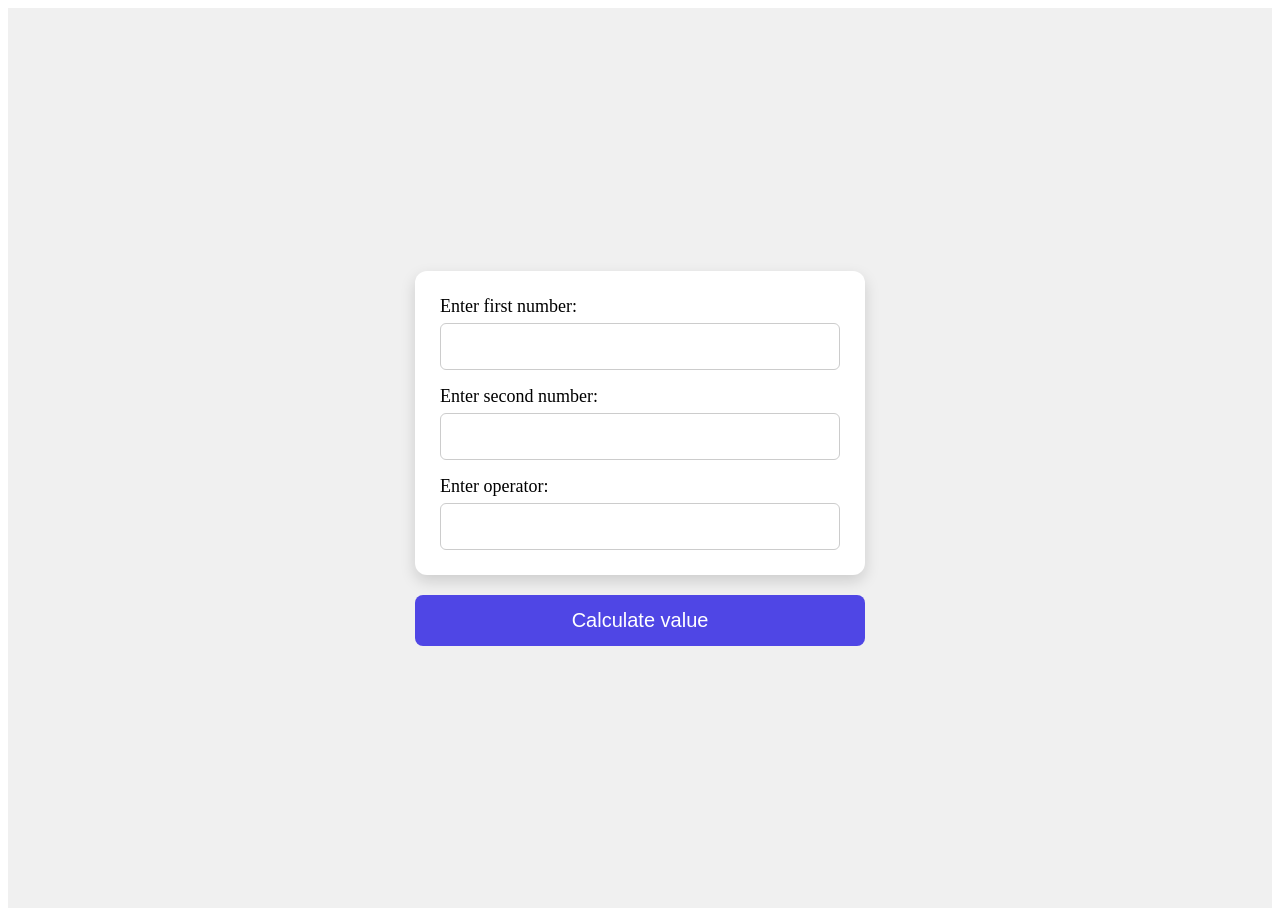
<file: calculator/index.html>
<!DOCTYPE html>
<html lang="en">
  <head>
    <meta charset="UTF-8" />
    <link rel="stylesheet" href="style.css" />
    <title>Calculator</title>
  </head>
  <body>
    <main class="main">
      <div class="wrapper">
        <form class="form">
          <div>
            <label for="firstNumber">Enter first number:</label>
            <input type="number" id="firstNumber" name="firstNumber" />
          </div>

          <div>
            <label for="secondNumber">Enter second number:</label>
            <input type="number" id="secondNumber" name="secondNumber" />
          </div>

          <div>
            <label for="operator">Enter operator:</label>
            <input type="text" id="operator" name="operator" />
          </div>
        </form>

        <button id="calcBtn">Calculate value</button>
      </div>
    </main>
    <script src="script.js"></script>
  </body>
</html>
</file>
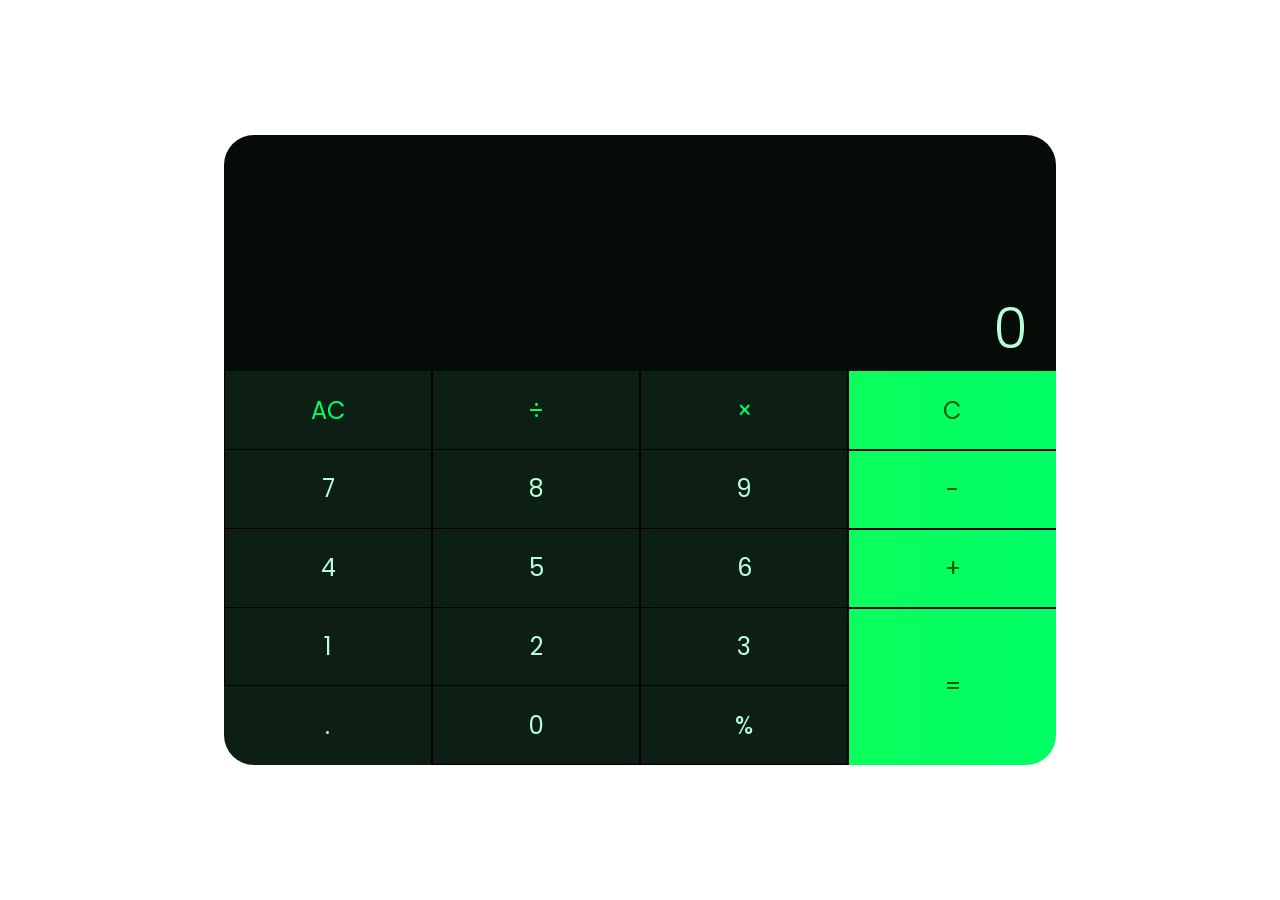
<file: keyboard_calculator/index.html>
<!DOCTYPE html>
<html lang="en">
  <head>
    <meta charset="UTF-8" />
    <link rel="stylesheet" href="style.css" />
    <title>Keyboard Calculator</title>
  </head>
  <body>
    <section class="calculate" id="calculate">
      <div class="display" id="display">
        <header></header>
        <input type="text" name="" id="display_upper" value="" disabled />
        <input type="text" name="" id="display_down" value="0" disabled />
      </div>
      <div class="buttons" id="buttons">
        <button type="button" class="buttonNumber" id="one">1</button>
        <button type="button" class="buttonNumber" id="two">2</button>
        <button type="button" class="buttonNumber" id="three">3</button>
        <button type="button" class="buttonNumber" id="four">4</button>
        <button type="button" class="buttonNumber" id="five">5</button>
        <button type="button" class="buttonNumber" id="six">6</button>
        <button type="button" class="buttonNumber" id="seven">7</button>
        <button type="button" class="buttonNumber" id="eight">8</button>
        <button type="button" class="buttonNumber" id="nine">9</button>
        <button type="button" class="buttonNumber" id="zero">0</button>
        <button type="button" class="buttonNumber" id="dot">.</button>

        <button type="button" class="buttonOper" id="percent">%</button>
        <button type="button" class="buttonOper" id="plus">+</button>
        <button type="button" class="buttonOper" id="minus">-</button>
        <button type="button" class="buttonOper" id="mult">×</button>
        <button type="button" class="buttonOper" id="div">÷</button>

        <button type="button" class="buttonSpecial" id="clears">AC</button>
        <button type="button" class="buttonSpecial" id="clear">C</button>
        <button type="button" class="buttonOper" id="equal">=</button>
      </div>
    </section>
    <script src="script.js"></script>
  </body>
</html>
</file>
<file: calculator/style.css>
/* Chrome, Edge, Safari */
input[type="number"]::-webkit-inner-spin-button,
input[type="number"]::-webkit-outer-spin-button {
  -webkit-appearance: none;
  margin: 0;
}

/* Firefox */
input[type="number"] {
  -moz-appearance: textfield;
}

.main {
  display: flex;
  justify-content: center;
  align-items: center;
  height: 100vh;
  background-color: #f0f0f0;
}

.wrapper {
  display: flex;
  flex-direction: column;
  gap: 20px;
  align-items: stretch;
}

.form {
  display: flex;
  flex-direction: column;
  gap: 16px;
  padding: 25px;
  border-radius: 12px;
  box-shadow: 0 6px 15px rgba(0, 0, 0, 0.15);
  width: 400px;
  background-color: white;
}

.form div {
  display: flex;
  flex-direction: column;
}

.form label {
  margin-bottom: 6px;
  font-size: 18px;
}

.form input {
  padding: 12px 14px;
  font-size: 18px;
  border-radius: 6px;
  border: 1px solid #ccc;
}

.form input:focus {
  outline: none;
  border-color: #4f46e5;
  box-shadow: 0 0 0 2px #4f46e5;
}

.form input.error {
  border: 2px solid #ef4444;
  background-color: #fee2e2;
}

.form input.error:focus {
  outline: none;
  box-shadow: 0 0 0 2px rgba(239, 68, 68, 0.4);
}

.wrapper > button {
  padding: 14px;
  font-size: 20px;
  border: none;
  border-radius: 8px;
  background-color: #4f46e5;
  color: white;
  cursor: pointer;
  width: 100%;
}

.wrapper > button:hover {
  background-color: #4338ca;
}
</file>
<file: keyboard_calculator/style.css>
@import url("https://fonts.googleapis.com/css2?family=Poppins:wght@300;400;500;600;700&display=swap");

* {
  margin: 0;
  padding: 0;
  box-sizing: border-box;
  white-space: nowrap;
  overflow: hidden;
  font-family: "Poppins", sans-serif;
}

:root {
  --main-color: #050b07;
  --second-color: #0aff5c;
  --text-color: #00ff66;
  --text-color-2: #b6ffda;
  --button-color: #0d1f14;
}

body {
  width: 100%;
  height: 100vh;
  display: flex;
  justify-content: center;
  align-items: center;
}

.calculate {
  width: 40%;
  height: 70%;
  display: grid;
  grid-template-areas:
    "display"
    "buttons";
  grid-template-rows: 3fr 5fr;
}
.display {
  grid-area: display;
  display: grid;
  grid-template-areas:
    "upper"
    "down";
  grid-template-rows: 1fr 2fr;
  background-color: var(--main-color);
  border-radius: 30px 30px 0 0;
}

.buttons {
  grid-area: buttons;
  display: grid;
  border: none;
  grid-template-areas:
    "clear  div mult  clears"
    "seven eight nine  minus"
    "four five six  plus"
    "one two three equal"
    "dot zero  proc equal";
  grid-template-rows: 1fr 1fr 1fr 1fr 1fr;
  grid-template-columns: 1fr 1fr 1fr 1fr;
}

/*display style*/

.display > #display_upper {
  width: 100%;
  height: 100%;
  border: none;
  outline: none;
  background-color: var(--main-color);
  color: var(--text-color-2);
  border-radius: 25px;
  font-size: 2.3rem;
  font-weight: 400;
  text-align: right;
  padding-right: 0.5em;
}

.display > #display_down {
  width: 100%;
  height: 100%;
  border: none;
  outline: none;
  background-color: var(--main-color);
  color: var(--text-color-2);
  border-radius: 25px;
  font-size: 4.5rem;
  font-weight: 300;
  text-align: right;
  padding-right: 0.5em;
}

#clear {
  grid-area: clears;
  color: #175e01;
  background: linear-gradient(to right, var(--second-color), var(--text-color));

  border: 1px solid #000;
  border-right: none;
  border-top: none;
}

#clears {
  grid-area: clear;
  background: var(--button-color);
  color: var(--text-color);
  border: 1px solid #000;
  border-top: none;
}
/*numbers style*/

.number {
  background: var(--button-color);
  color: var(--text-color-2);
  border: 1px solid #000;
}

#dot {
  border-radius: 0 0 0 30px;
  border-bottom: none;
  border-left: none;
}
#equal {
  border-radius: 0 0 30px 0;
  color: #175e01;
  border: 1px solid #000;
  background: linear-gradient(to right, var(--second-color), var(--text-color));
  border-right: none;
  border-bottom: none;
}

#one {
  grid-area: one;
}
#two {
  grid-area: two;
}
#three {
  grid-area: three;
}
#four {
  grid-area: four;
}
#six {
  grid-area: six;
}
#seven {
  grid-area: seven;
}
#eight {
  grid-area: eight;
}
#nine {
  grid-area: nine;
}

#zero {
  grid-area: zero;
}

#dot {
  grid-area: dot;
}

#proc {
  grid-area: proc;
}

#plus {
  grid-area: plus;
  background: linear-gradient(to right, var(--second-color), var(--text-color));
  color: #175e01;
  border: 1px solid #000;
  border-right: none;
}

#minus {
  grid-area: minus;
  background: linear-gradient(to right, var(--second-color), var(--text-color));
  color: #175e01;
  border: 1px solid #000;
  border-right: none;
}

#mult {
  background: var(--button-color);
  color: var(--text-color);
  border: 1px solid #000;
  border-top: none;
  grid-area: mult;
}

#div {
  grid-area: div;
  background: var(--button-color);
  color: var(--text-color);
  border: 1px solid #000;
  border-top: none;
}

#equal {
  grid-area: equal;
}

button {
  font-size: 1.5rem;
  font-weight: 400;
  cursor: pointer;
  transition: all 0.3s ease;
  outline: none;
  border: none;
  border-radius: 0;
  background: var(--button-color);
  color: var(--text-color-2);
  border: 1px solid #000;
  border-top: none;
}

@media screen and (max-width: 1400px) {
  .calculate {
    width: 65%;
  }
  .display > #display_upper {
    font-size: 2.5rem;
  }
  .display > #display_down {
    font-size: 3.5rem;
  }
}

@media screen and (max-width: 978px) {
  .calculate {
    width: 70%;
    height: 80%;
  }

  .display {
    border-radius: 0;
  }
  #equal {
    border-radius: 0;
  }

  #dot {
    border-radius: 0;
  }
  .display > #display_upper {
    font-size: 2.2rem;
  }
  .display > #display_down {
    font-size: 3.2rem;
  }
}

@media screen and (max-width: 875px) {
  .calculate {
    width: 80%;
  }
}

@media screen and (max-width: 768px) {
  .calculate {
    width: 90%;
    height: 90vh;
  }
}

@media screen and (max-width: 600px) {
  .calculate {
    width: 100%;
    height: 100vh;
  }
}
</file>
